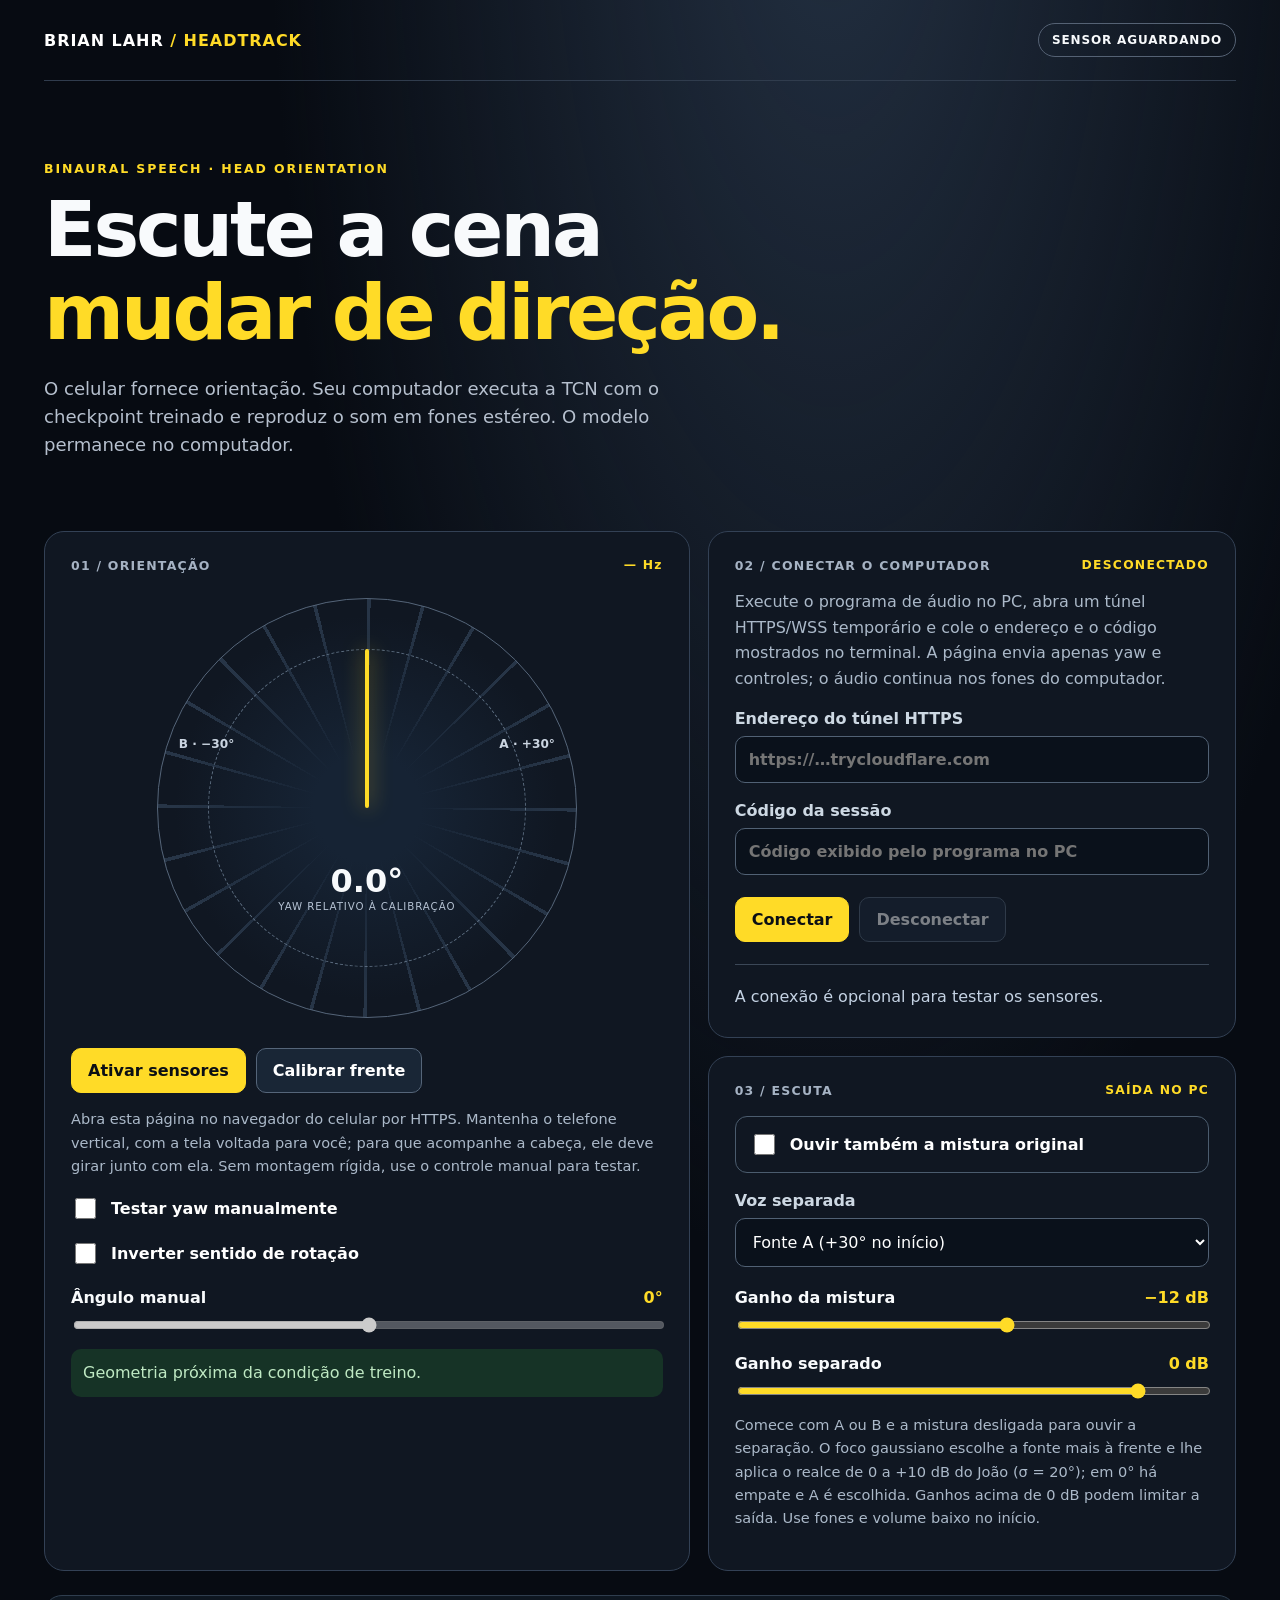
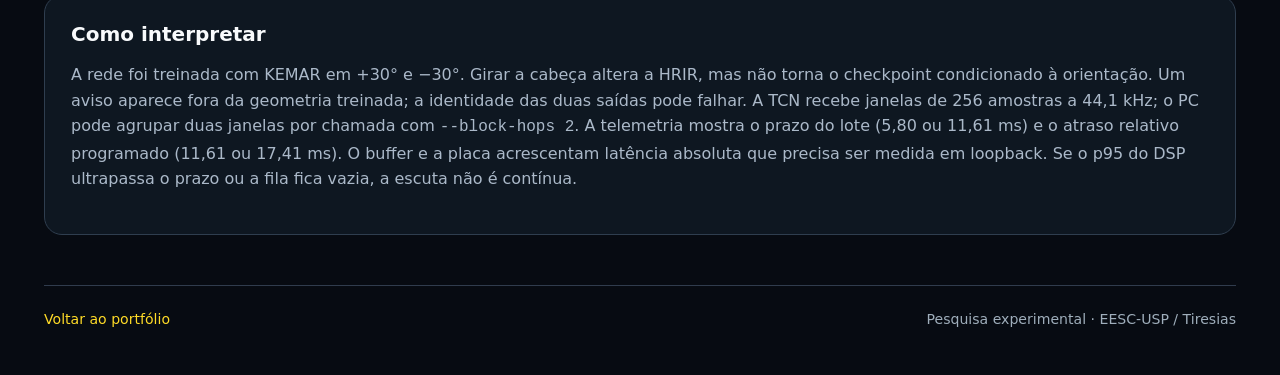
<file: headtrack/index.html>
<!doctype html>
<html lang="pt-BR">
<head>
  <meta charset="utf-8">
  <meta name="viewport" content="width=device-width, initial-scale=1, viewport-fit=cover">
  <meta name="theme-color" content="#0a101a">
  <meta name="description" content="Controle de orientação da cabeça por sensores do celular para demonstração de separação binaural de fala.">
  <title>HeadTrack | Binaural Speech Lab</title>
  <link rel="stylesheet" href="./styles.css?v=2">
</head>
<body>
  <main class="shell">
    <header class="top">
      <a href="/" class="brand">BRIAN LAHR <span>/ HEADTRACK</span></a>
      <div class="pill" id="sensor-state">SENSOR AGUARDANDO</div>
    </header>
    <section class="hero">
      <p class="eyebrow">BINAURAL SPEECH · HEAD ORIENTATION</p>
      <h1>Escute a cena <em>mudar de direção.</em></h1>
      <p>O celular fornece orientação. Seu computador executa a TCN com o checkpoint treinado e reproduz o som em fones estéreo. O modelo permanece no computador.</p>
    </section>
    <section class="grid">
      <article class="panel orientation">
        <div class="section-head"><span>01 / ORIENTAÇÃO</span><strong id="sensor-rate">— Hz</strong></div>
        <div class="dial"><div class="dial-grid"></div><div class="dial-needle" id="needle"></div><span class="left">B · −30°</span><span class="right">A · +30°</span><div class="readout"><strong id="yaw-value">0.0°</strong><small>YAW RELATIVO À CALIBRAÇÃO</small></div></div>
        <div class="button-row"><button id="sensor-button" class="primary">Ativar sensores</button><button id="zero-button">Calibrar frente</button></div>
        <p class="help" id="sensor-help">Abra esta página no navegador do celular por HTTPS. Mantenha o telefone vertical, com a tela voltada para você; para que acompanhe a cabeça, ele deve girar junto com ela. Sem montagem rígida, use o controle manual para testar.</p>
        <label class="inline"><input type="checkbox" id="manual-mode"> Testar yaw manualmente</label>
        <label class="inline"><input type="checkbox" id="invert"> Inverter sentido de rotação</label>
        <label class="range-label" for="manual-yaw">Ângulo manual <output id="manual-value">0°</output></label>
        <input type="range" id="manual-yaw" min="-120" max="120" step="1" value="0" disabled>
        <p class="warn" id="geometry-warning">Geometria próxima da condição de treino.</p>
      </article>
      <article class="panel connection">
        <div class="section-head"><span>02 / CONECTAR O COMPUTADOR</span><strong id="bridge-state">DESCONECTADO</strong></div>
        <p>Execute o programa de áudio no PC, abra um túnel HTTPS/WSS temporário e cole o endereço e o código mostrados no terminal. A página envia apenas yaw e controles; o áudio continua nos fones do computador.</p>
        <label>Endereço do túnel HTTPS<input id="endpoint" type="url" inputmode="url" autocomplete="off" placeholder="https://…trycloudflare.com"></label>
        <label>Código da sessão<input id="session-token" type="password" autocomplete="off" placeholder="Código exibido pelo programa no PC"></label>
        <div class="button-row"><button id="connect" class="primary">Conectar</button><button id="disconnect" disabled>Desconectar</button></div>
        <div class="telemetry" id="telemetry">A conexão é opcional para testar os sensores.</div>
      </article>
      <article class="panel audio">
        <div class="section-head"><span>03 / ESCUTA</span><strong>SAÍDA NO PC</strong></div>
        <label class="inline emphasis"><input type="checkbox" id="raw-on"> Ouvir também a mistura original</label>
        <label for="target">Voz separada</label>
        <select id="target"><option value="0">Foco gaussiano (fonte mais à frente)</option><option value="1" selected>Fonte A (+30° no início)</option><option value="2">Fonte B (−30° no início)</option></select>
        <label class="range-label" for="dry-gain">Ganho da mistura <output id="dry-value">−12 dB</output></label>
        <input type="range" id="dry-gain" min="-36" max="6" step="1" value="-12">
        <label class="range-label" for="wet-gain">Ganho separado <output id="wet-value">0 dB</output></label>
        <input type="range" id="wet-gain" min="-36" max="6" step="1" value="0">
        <p class="help">Comece com A ou B e a mistura desligada para ouvir a separação. O foco gaussiano escolhe a fonte mais à frente e lhe aplica o realce de 0 a +10 dB do João (σ = 20°); em 0° há empate e A é escolhida. Ganhos acima de 0 dB podem limitar a saída. Use fones e volume baixo no início.</p>
      </article>
    </section>
    <section class="notes"><h2>Como interpretar</h2><p>A rede foi treinada com KEMAR em +30° e −30°. Girar a cabeça altera a HRIR, mas não torna o checkpoint condicionado à orientação. Um aviso aparece fora da geometria treinada; a identidade das duas saídas pode falhar. A TCN recebe janelas de 256 amostras a 44,1 kHz; o PC pode agrupar duas janelas por chamada com <code>--block-hops 2</code>. A telemetria mostra o prazo do lote (5,80 ou 11,61 ms) e o atraso relativo programado (11,61 ou 17,41 ms). O buffer e a placa acrescentam latência absoluta que precisa ser medida em loopback. Se o p95 do DSP ultrapassa o prazo ou a fila fica vazia, a escuta não é contínua.</p></section>
    <footer><a href="/">Voltar ao portfólio</a><span>Pesquisa experimental · EESC-USP / Tiresias</span></footer>
  </main>
  <script type="module" src="./app.mjs?v=2"></script>
</body>
</html>
</file>
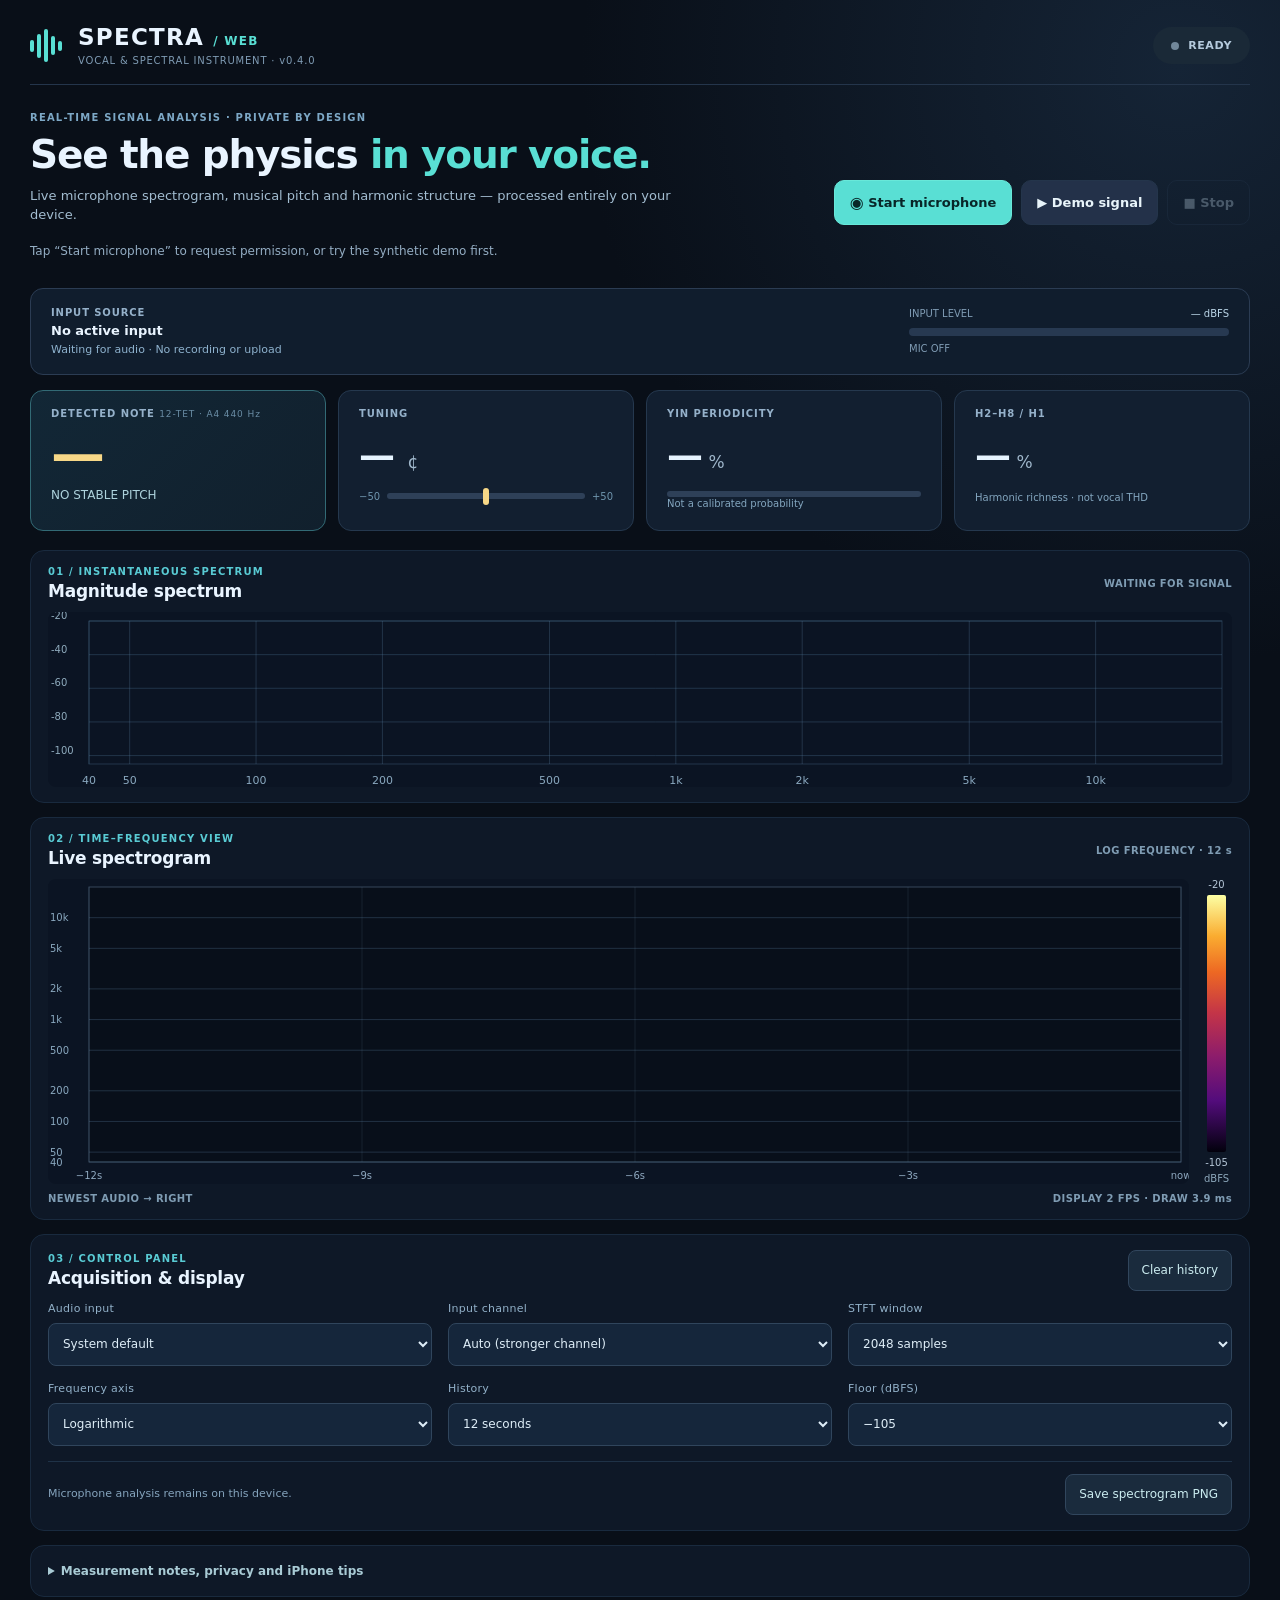
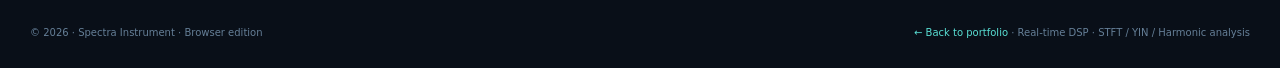
<file: spectra/index.html>
<!doctype html>
<html lang="en">
<head>
  <meta charset="utf-8">
  <meta name="viewport" content="width=device-width, initial-scale=1, viewport-fit=cover">
  <meta name="theme-color" content="#0a101a">
  <meta name="apple-mobile-web-app-capable" content="yes">
  <meta name="apple-mobile-web-app-status-bar-style" content="black-translucent">
  <meta name="apple-mobile-web-app-title" content="Spectra">
  <meta name="description" content="Private, real-time vocal spectrogram, pitch tracking and harmonic measurements in your browser.">
  <link rel="manifest" href="./manifest.webmanifest">
  <link rel="icon" type="image/png" sizes="192x192" href="./icons/icon-192.png">
  <link rel="apple-touch-icon" href="./icons/apple-touch-icon.png">
  <link rel="stylesheet" href="./styles.css">
  <title>Spectra | Live Vocal Instrument</title>
</head>
<body>
  <div class="app-shell">
    <header class="topbar">
      <div class="identity">
        <div class="mark" aria-hidden="true"><span></span><span></span><span></span><span></span><span></span></div>
        <div><div class="brand">SPECTRA <small> / WEB</small></div><div class="microcopy">VOCAL &amp; SPECTRAL INSTRUMENT · v0.4.0</div></div>
      </div>
      <div class="status" id="status-pill"><span class="status-dot"></span><span id="status-short">READY</span></div>
    </header>

    <section class="hero" aria-labelledby="hero-title">
      <div class="hero-copy">
        <div class="eyebrow">REAL-TIME SIGNAL ANALYSIS · PRIVATE BY DESIGN</div>
        <h1 id="hero-title">See the physics <span>in your voice.</span></h1>
        <p>Live microphone spectrogram, musical pitch and harmonic structure — processed entirely on your device.</p>
      </div>
      <div class="hero-actions">
        <button class="btn btn-primary" type="button" id="start-btn"><span class="btn-icon" aria-hidden="true">◉</span> Start microphone</button>
        <button class="btn btn-secondary" type="button" id="demo-btn">▶ Demo signal</button>
        <button class="btn btn-quiet" type="button" id="stop-btn" disabled>■ Stop</button>
      </div>
      <div class="message" role="status" aria-live="polite" id="message">Tap “Start microphone” to request permission, or try the synthetic demo first.</div>
    </section>

    <section class="input-bar" aria-label="Input diagnostics">
      <div class="input-primary"><span class="overline">INPUT SOURCE</span><strong id="input-name">No active input</strong><span class="input-meta" id="input-meta">Waiting for audio · No recording or upload</span></div>
      <div class="level-cluster"><div class="level-head"><span>INPUT LEVEL</span><span id="rms-num">— dBFS</span></div><div class="meter"><div id="rms-bar"></div></div><div class="input-extra" id="input-extra">STFT 2048 / 512 · MIC OFF</div></div>
    </section>

    <section class="metrics" aria-label="Pitch and harmonic measurements">
      <article class="metric metric-note"><div class="overline">DETECTED NOTE <span class="tip">12-TET · A4 440 Hz</span></div><div class="big-note" id="note">—</div><div class="metric-sub" id="pitch-hz">NO STABLE PITCH</div></article>
      <article class="metric"><div class="overline">TUNING</div><div class="metric-value" id="cents">— <span class="unit">¢</span></div><div class="tune-scale"><span>−50</span><div class="tune-track"><div class="tune-center"></div><i id="cents-marker"></i></div><span>+50</span></div></article>
      <article class="metric"><div class="overline">YIN PERIODICITY</div><div class="metric-value" id="confidence">—<span class="unit"> %</span></div><div class="progress"><span id="confidence-bar"></span></div><div class="metric-small">Not a calibrated probability</div></article>
      <article class="metric"><div class="overline">H2–H8 / H1</div><div class="metric-value" id="harmonic">—<span class="unit"> %</span></div><div class="metric-small" id="harmonic-db">Harmonic richness · not vocal THD</div></article>
    </section>

    <section class="viz panel" aria-labelledby="spec-title">
      <div class="panel-heading"><div><div class="section-index">01 / INSTANTANEOUS SPECTRUM</div><h2 id="spec-title">Magnitude spectrum</h2></div><div class="viz-meta" id="spectrum-meta">WAITING FOR SIGNAL</div></div>
      <canvas id="spectrum" role="img" aria-label="Instantaneous magnitude spectrum with fundamental and harmonic markers"></canvas>
    </section>

    <section class="viz panel" aria-labelledby="gram-title">
      <div class="panel-heading"><div><div class="section-index">02 / TIME–FREQUENCY VIEW</div><h2 id="gram-title">Live spectrogram</h2></div><div class="viz-meta" id="gram-meta">LOG SCALE · 12 s</div></div>
      <div class="spectrogram-wrap"><canvas id="spectrogram" role="img" aria-label="Live scrolling spectrogram, newest audio on the right"></canvas><div class="color-scale"><span id="scale-max">−20</span><div class="gradient"></div><span id="scale-min">−105</span><span class="dbfs">dBFS</span></div></div>
      <div class="caption-row"><span>NEWEST AUDIO → RIGHT</span><span id="analyzer-fps">DISPLAY — FPS</span></div>
    </section>

    <section class="settings panel" aria-labelledby="settings-title">
      <div class="panel-heading"><div><div class="section-index">03 / CONTROL PANEL</div><h2 id="settings-title">Acquisition &amp; display</h2></div><button type="button" class="mini-btn" id="clear-btn">Clear history</button></div>
      <div class="settings-grid">
        <label>Audio input <select id="device-select"><option value="">System default</option></select></label>
        <label>Input channel <select id="channel-select"><option value="auto">Auto (stronger channel)</option><option value="1">Channel 1</option><option value="2">Channel 2</option></select></label>
        <label>STFT window <select id="fft-select"><option value="1024">1024 samples</option><option value="2048" selected>2048 samples</option><option value="4096">4096 samples</option></select></label>
        <label>Frequency axis <select id="axis-select"><option value="log" selected>Logarithmic</option><option value="linear">Linear</option></select></label>
        <label>History <select id="history-select"><option value="6">6 seconds</option><option value="12" selected>12 seconds</option><option value="20">20 seconds</option></select></label>
        <label>Floor (dBFS) <select id="floor-select"><option value="-120">−120</option><option value="-105" selected>−105</option><option value="-90">−90</option><option value="-75">−75</option></select></label>
      </div>
      <div class="settings-footer"><span id="signal-diagnostic">Microphone analysis remains on this device.</span><button type="button" class="mini-btn" id="snapshot-btn">Save spectrogram PNG</button></div>
    </section>

    <details class="information panel"><summary>Measurement notes, privacy and iPhone tips</summary>
      <div class="info-content">
        <p><strong>Pitch is periodicity, not a formant.</strong> YIN detects approximately 65–1050 Hz, with a causal observation window near 100 ms. Very noisy or polyphonic sources may show “no stable pitch”, octave errors or false notes.</p>
        <p><strong>H2–H8 / H1 is not THD.</strong> Normal voices have harmonics, which are strongly influenced by vowels, microphone response and vocal tract resonances. Do not use this measurement to certify a vocal effect or vocal safety.</p>
        <p><strong>Privacy:</strong> all microphone samples stay inside this browser session. No recording, upload, analytics or external fonts/scripts. HTTPS and a user gesture are required for microphone permission. The app stops microphone capture when leaving the foreground.</p>
        <p><strong>iPhone:</strong> open in Safari → Share → Add to Home Screen → Open as Web App. Safari may request microphone access again on later launches. Use headphones if another app is playing sound.</p>
      </div>
    </details>
    <footer><span>© 2026 · Spectra Instrument · Browser edition</span><span><a class="portfolio-link" href="/" aria-label="Back to Brian Lahr portfolio">← Back to portfolio</a> · Real-time DSP · STFT / YIN / Harmonic analysis</span></footer>
  </div>
  <script type="module" src="./app.mjs"></script>
</body>
</html>
</file>
<file: headtrack/styles.css>
:root{font-family:Inter,system-ui,-apple-system,Segoe UI,sans-serif;color:#f8fafc;background:#070b12;font-size:16px}*{box-sizing:border-box}body{margin:0;background:radial-gradient(ellipse at 65% -10%,#233042 0%,transparent 48%),#070b12}button,input,select{font:inherit}.shell{max-width:1240px;margin:auto;padding:0 24px}.top{display:flex;justify-content:space-between;align-items:center;gap:12px;padding:23px 0;border-bottom:1px solid #303c4d}.brand{color:#fff;text-decoration:none;font-weight:800;letter-spacing:.06em}.brand span{color:#ffdb27}.pill{border:1px solid #556274;border-radius:99px;padding:9px 13px;font-size:.75rem;font-weight:700;letter-spacing:.07em}.hero{padding:68px 0 54px;max-width:840px}.eyebrow{font-size:.78rem;font-weight:800;letter-spacing:.15em;color:#ffdb27}.hero h1{font-size:clamp(2.5rem,6vw,5rem);line-height:1.08;letter-spacing:-.04em;margin:12px 0 20px}.hero em{font-style:normal;color:#ffdb27}.hero p:last-child{max-width:650px;font-size:1.13rem;line-height:1.55;color:#b6c0ce}.grid{display:grid;grid-template-columns:1.1fr .9fr;gap:18px}.panel{background:#101722;border:1px solid #334155;border-radius:20px;padding:26px}.orientation{grid-row:span 2}.section-head{display:flex;align-items:center;justify-content:space-between;gap:10px;color:#a6b3c4;font-weight:700;font-size:.78rem;letter-spacing:.1em}.section-head strong{color:#ffdb27;font-size:.77rem}.dial{width:min(100%,420px);aspect-ratio:1;position:relative;margin:25px auto 30px;border:1px solid #556579;border-radius:50%;background:radial-gradient(circle at center,#162334 0 18%,transparent 65%),repeating-conic-gradient(from 0deg,#273547 0deg 1deg,transparent 1deg 15deg)}.dial-grid{position:absolute;inset:12%;border:1px dashed #5d6e81;border-radius:50%}.dial-needle{position:absolute;left:calc(50% - 2px);bottom:50%;height:38%;width:4px;background:#ffdb27;border-radius:9px;box-shadow:0 0 20px #ffdb2799;transform-origin:bottom center;transition:transform .07s linear}.dial .left,.dial .right{position:absolute;top:33%;font-size:.76rem;font-weight:800;color:#cbd5e1}.dial .left{left:5%}.dial .right{right:5%}.readout{position:absolute;left:50%;top:63%;transform:translateX(-50%);display:flex;align-items:center;flex-direction:column;white-space:nowrap}.readout strong{font-size:2rem}.readout small{font-size:.64rem;letter-spacing:.09em;color:#b5c2d3}.button-row{display:flex;gap:10px;flex-wrap:wrap}button{border:1px solid #556579;border-radius:10px;background:#192636;color:#fff;min-height:45px;padding:10px 16px;cursor:pointer;font-weight:700}button.primary{border-color:#ffdb27;background:#ffdb27;color:#0b0f14}button:hover:not(:disabled){filter:brightness(1.12)}button:disabled{opacity:.45;cursor:not-allowed}.help,.connection p,.notes p{line-height:1.6;color:#abb9c9}.help{font-size:.91rem}.warn{color:#bfe9c3;background:#163326;padding:12px;border-radius:10px;line-height:1.45}.warn.out{color:#ffe1a1;background:#3d2e18}.inline{display:flex;align-items:center;gap:12px;margin:18px 0;color:#fff;font-weight:600}.inline input{width:21px;height:21px;accent-color:#ffdb27}.emphasis{border:1px solid #4b5c6e;padding:14px;border-radius:12px}.range-label{display:flex;justify-content:space-between;gap:10px;margin:21px 0 10px;font-weight:700}.range-label output{color:#ffdb27}.panel>label:not(.inline):not(.range-label){display:block;margin-top:18px;font-weight:700;color:#cdd8e3}.panel input[type=url],.panel input[type=password],select{display:block;width:100%;padding:13px;margin:8px 0;background:#0a111b;color:#fff;border:1px solid #516174;border-radius:10px;min-height:46px}.panel input[type=range]{display:block;width:100%;accent-color:#ffdb27}.connection .button-row{margin:22px 0}.telemetry{border-top:1px solid #3b4757;padding-top:18px;color:#c4d2e3;line-height:1.7;white-space:pre-line}.telemetry.bad{color:#ffe1a1}.notes{margin:24px 0 50px;padding:26px;border:1px solid #2f3e4f;border-radius:18px;background:#0e1721}.notes h2{margin:0;font-size:1.25rem}footer{border-top:1px solid #303c4d;padding:25px 0 50px;display:flex;justify-content:space-between;gap:12px;color:#9faebb;font-size:.88rem}footer a{color:#ffdb27;text-decoration:none}:focus-visible{outline:2px solid #ffdb27;outline-offset:2px}@media(max-width:780px){.grid{grid-template-columns:1fr}.orientation{grid-row:auto}.hero{padding:44px 0 30px}.panel{padding:20px}footer{flex-direction:column}}
</file>
<file: spectra/styles.css>
:root{color-scheme:dark;--bg:#090f18;--panel:#101b2a;--panel-alt:#131f30;--border:#24354b;--muted:#7f9bb3;--text:#e9f4ff;--teal:#59dfd4;--amber:#f7d887;--red:#f58c75;--font:system-ui,-apple-system,BlinkMacSystemFont,'Segoe UI',sans-serif}
*{box-sizing:border-box}html{scroll-behavior:smooth}body{margin:0;background:radial-gradient(circle at 92% 4%,#152436 0,transparent 30%),var(--bg);color:var(--text);font-family:var(--font);-webkit-font-smoothing:antialiased}button,select{font:inherit}button{cursor:pointer}button:disabled{cursor:not-allowed;opacity:.38}button:focus-visible,select:focus-visible,summary:focus-visible{outline:2px solid var(--teal);outline-offset:3px}.app-shell{width:min(1440px,100%);margin:0 auto;padding:20px 30px calc(26px + env(safe-area-inset-bottom));padding-top:calc(18px + env(safe-area-inset-top))}
.topbar{display:flex;align-items:center;justify-content:space-between;padding:7px 0 18px;border-bottom:1px solid var(--border);gap:20px}.identity{display:flex;align-items:center;gap:13px}.mark{width:35px;height:36px;display:flex;align-items:center;gap:3px}.mark span{width:4px;border-radius:9px;background:var(--teal);height:12px}.mark span:nth-child(2){height:24px}.mark span:nth-child(3){height:33px}.mark span:nth-child(4){height:19px}.mark span:nth-child(5){height:10px}.brand{font-weight:820;font-size:23px;letter-spacing:.055em;line-height:1.05}.brand small{font-size:12px;font-weight:700;color:var(--teal);letter-spacing:.1em}.microcopy{font-size:10px;letter-spacing:.08em;color:var(--muted);margin-top:6px}.status{border-radius:999px;background:#1a2937;color:#b5cadd;display:flex;gap:9px;align-items:center;font-size:11px;letter-spacing:.055em;font-weight:750;padding:12px 18px;white-space:nowrap}.status-dot{width:8px;height:8px;border-radius:50%;background:#71879a}.status.live{background:#123d38;color:#7ce8cf}.status.live .status-dot{background:#5df4c6;box-shadow:0 0 0 3px #5df4c61f}.status.demo{background:#3a2e1e;color:#f8d384}.status.demo .status-dot{background:#ffd574}
.hero{display:flex;flex-wrap:wrap;justify-content:space-between;align-items:end;gap:18px;padding:27px 0 18px}.hero-copy{max-width:650px}.eyebrow,.overline,.section-index{font-size:10px;font-weight:750;letter-spacing:.12em;color:#7da8c6}.hero h1{font-size:clamp(26px,3.4vw,39px);line-height:1.12;letter-spacing:-.03em;font-weight:730;margin:10px 0 9px}.hero h1 span{color:var(--teal)}.hero p{margin:0;color:#a3bdd1;font-size:13px;line-height:1.5}.hero-actions{display:flex;gap:9px;flex-wrap:wrap}.btn{min-height:45px;border-radius:10px;padding:0 15px;font-size:13px;font-weight:700;border:1px solid var(--border);white-space:nowrap}.btn-primary{background:var(--teal);color:#082628;border-color:#68e8d9}.btn-primary:hover{background:#89f4e7}.btn-secondary{background:#233149;color:#e8f4fa}.btn-secondary:hover{background:#2d4663}.btn-quiet{background:transparent;color:#a3b9c9}.btn-quiet:hover{background:#202f41}.btn-icon{font-size:16px;vertical-align:-1px}.message{flex-basis:100%;color:#94adc3;font-size:12px;min-height:20px;line-height:1.45}.message.warning{color:#ffba94}.message.error{color:#ff9698}
.input-bar{display:grid;grid-template-columns:1fr minmax(190px,320px);gap:20px;align-items:center;margin:7px 0 15px;background:#101d2d;border:1px solid #2b3c53;border-radius:13px;padding:18px 20px}.input-primary{display:flex;flex-direction:column;gap:5px;min-width:0}.input-primary strong{font-size:13px;font-weight:700;white-space:nowrap;overflow:hidden;text-overflow:ellipsis}.input-meta{color:#8eb2ce;font-size:11px}.level-cluster{max-width:340px}.level-head,.input-extra{display:flex;justify-content:space-between;gap:10px;font-size:10px;color:var(--muted)}.level-head span:last-child{color:#bbd6e8}.meter{height:8px;border-radius:5px;background:#273951;overflow:hidden;margin:9px 0 7px}.meter div{width:0;height:100%;background:linear-gradient(90deg,#30adb1,#70e9ca,#f3e194);transition:width .09s linear}.input-extra{font-size:10px}
.metrics{display:grid;grid-template-columns:repeat(4,minmax(0,1fr));gap:12px;margin-bottom:19px}.metric{background:#121f30;border:1px solid #25384e;border-radius:13px;min-height:141px;padding:17px 20px}.metric-note{background:linear-gradient(135deg,#122736,#11202d);border-color:#326a75}.overline{color:#95b1ca;font-size:10px;letter-spacing:.09em;font-weight:730}.tip{font-weight:500;color:#6a8da5;font-size:9px}.big-note{font-size:54px;font-weight:760;color:var(--amber);line-height:1.07;margin:6px 0 5px;letter-spacing:-.04em}.metric-sub{font-size:12px;color:#add2dc;white-space:nowrap}.metric-value{font-size:36px;line-height:1.25;font-weight:700;margin:14px 0 13px;color:#e6f4ff;white-space:nowrap}.metric-value .unit{font-size:17px;color:#a0b8cc;font-weight:450}.metric-small{color:#83a6bf;font-size:10px;line-height:1.35}.progress,.tune-track{height:6px;background:#2e4058;border-radius:6px;overflow:hidden;position:relative}.progress span{display:block;width:0;height:100%;background:var(--teal)}.tune-scale{display:flex;align-items:center;gap:7px;font-size:10px;color:#6f95ae}.tune-track{flex:1;overflow:visible}.tune-center{width:2px;height:13px;background:#738b9f;position:absolute;left:50%;top:-3px}.tune-track i{width:6px;height:17px;border-radius:4px;background:var(--amber);position:absolute;top:-5px;left:50%;transform:translateX(-50%);transition:left .12s linear}
.panel{background:#0e1827;border:1px solid #192a3e;border-radius:14px;padding:15px 17px;margin-bottom:14px}.panel-heading{display:flex;justify-content:space-between;align-items:center;gap:12px;margin-bottom:11px}.panel h2{font-size:17px;margin:4px 0 0;font-weight:710;letter-spacing:-.015em}.section-index{color:#59cbd4}.viz-meta,.caption-row{color:#7f9cb3;font-size:10px;font-weight:650;letter-spacing:.04em}.viz canvas{display:block;max-width:100%;width:100%;background:#0b1423;border-radius:8px}.viz #spectrum{height:175px}.spectrogram-wrap{display:flex;gap:12px;min-width:0}.spectrogram-wrap canvas{flex:1;min-width:0;height:305px}.color-scale{display:flex;flex-direction:column;align-items:center;gap:5px;min-width:31px;font-size:10px;color:#b4c5d6}.gradient{width:19px;flex:1;min-height:150px;border-radius:2px;background:linear-gradient(to bottom,#fcffa4 0%,#faac30 16%,#ed6823 30%,#c33448 46%,#8c1c6c 63%,#530c7c 80%,#02010c 100%)}.dbfs{color:#8da8bc;font-size:10px}.caption-row{display:flex;justify-content:space-between;margin:9px 0 0;gap:10px}
.settings-grid{display:grid;grid-template-columns:repeat(3,minmax(0,1fr));gap:16px}.settings-grid label{display:flex;flex-direction:column;gap:8px;font-size:11px;letter-spacing:.025em;color:#92b1c9}.settings-grid select{height:43px;color:#deedf7;background:#15263b;border:1px solid #30455c;border-radius:8px;padding:0 10px;min-width:0;font-size:12px}.mini-btn{padding:10px 13px;color:#cbecf0;background:#1a2b3d;border:1px solid #31465d;border-radius:8px;min-height:41px;font-size:12px}.mini-btn:hover{background:#213a4f}.settings-footer{margin-top:15px;border-top:1px solid #1f3247;padding-top:12px;display:flex;align-items:center;justify-content:space-between;gap:20px;color:#85a4bd;font-size:11px;line-height:1.5}.information summary{cursor:pointer;color:#a9cbd5;font-size:12px;font-weight:700;padding:3px 0}.info-content p{color:#9eb4c7;font-size:12px;line-height:1.75}.info-content strong{color:#d7e8ed}footer{display:flex;justify-content:space-between;gap:15px;color:#657f97;font-size:10px;padding:16px 0 4px}
@media(max-width:900px){.app-shell{padding:15px 15px calc(22px + env(safe-area-inset-bottom));padding-top:calc(14px + env(safe-area-inset-top))}.metrics{grid-template-columns:repeat(2,minmax(0,1fr))}.settings-grid{grid-template-columns:repeat(2,minmax(0,1fr))}.hero h1{font-size:30px}}
@media(max-width:540px){.topbar{padding-bottom:15px}.brand{font-size:20px}.brand small{font-size:10px}.microcopy{font-size:8px;letter-spacing:.045em}.status{padding:10px 12px;font-size:9px}.hero{padding:20px 0 12px;gap:13px}.hero h1{font-size:28px}.hero p{font-size:12px}.hero-actions{width:100%;display:grid;grid-template-columns:1fr 1fr;gap:8px}.hero-actions .btn-quiet{grid-column:1/-1;min-height:38px}.message{font-size:11px}.input-bar{grid-template-columns:1fr;gap:10px;padding:13px}.level-cluster{max-width:none}.metric{padding:13px;min-height:122px}.metrics{gap:8px;margin-bottom:11px}.overline{font-size:9px}.tip{display:none}.big-note{font-size:47px}.metric-value{font-size:30px;margin:15px 0 11px}.metric-small{font-size:9px}.panel{padding:12px 8px;border-radius:11px;margin-bottom:10px}.panel-heading{padding:0 5px}.panel h2{font-size:15px}.section-index{font-size:9px}.viz-meta{font-size:9px}.viz #spectrum{height:165px}.spectrogram-wrap{gap:4px}.spectrogram-wrap canvas{height:305px}.color-scale{min-width:26px}.gradient{width:12px}.settings-grid{gap:12px}.settings-grid select{font-size:12px}.settings-footer{align-items:flex-start;flex-direction:column;gap:12px}.settings-footer .mini-btn{width:100%}.caption-row{font-size:9px}footer{flex-direction:column;gap:5px}}
@media(prefers-reduced-motion:reduce){*{scroll-behavior:auto!important;transition:none!important}}

.portfolio-link{color:var(--teal);text-decoration:none}.portfolio-link:hover{text-decoration:underline}
</file>
